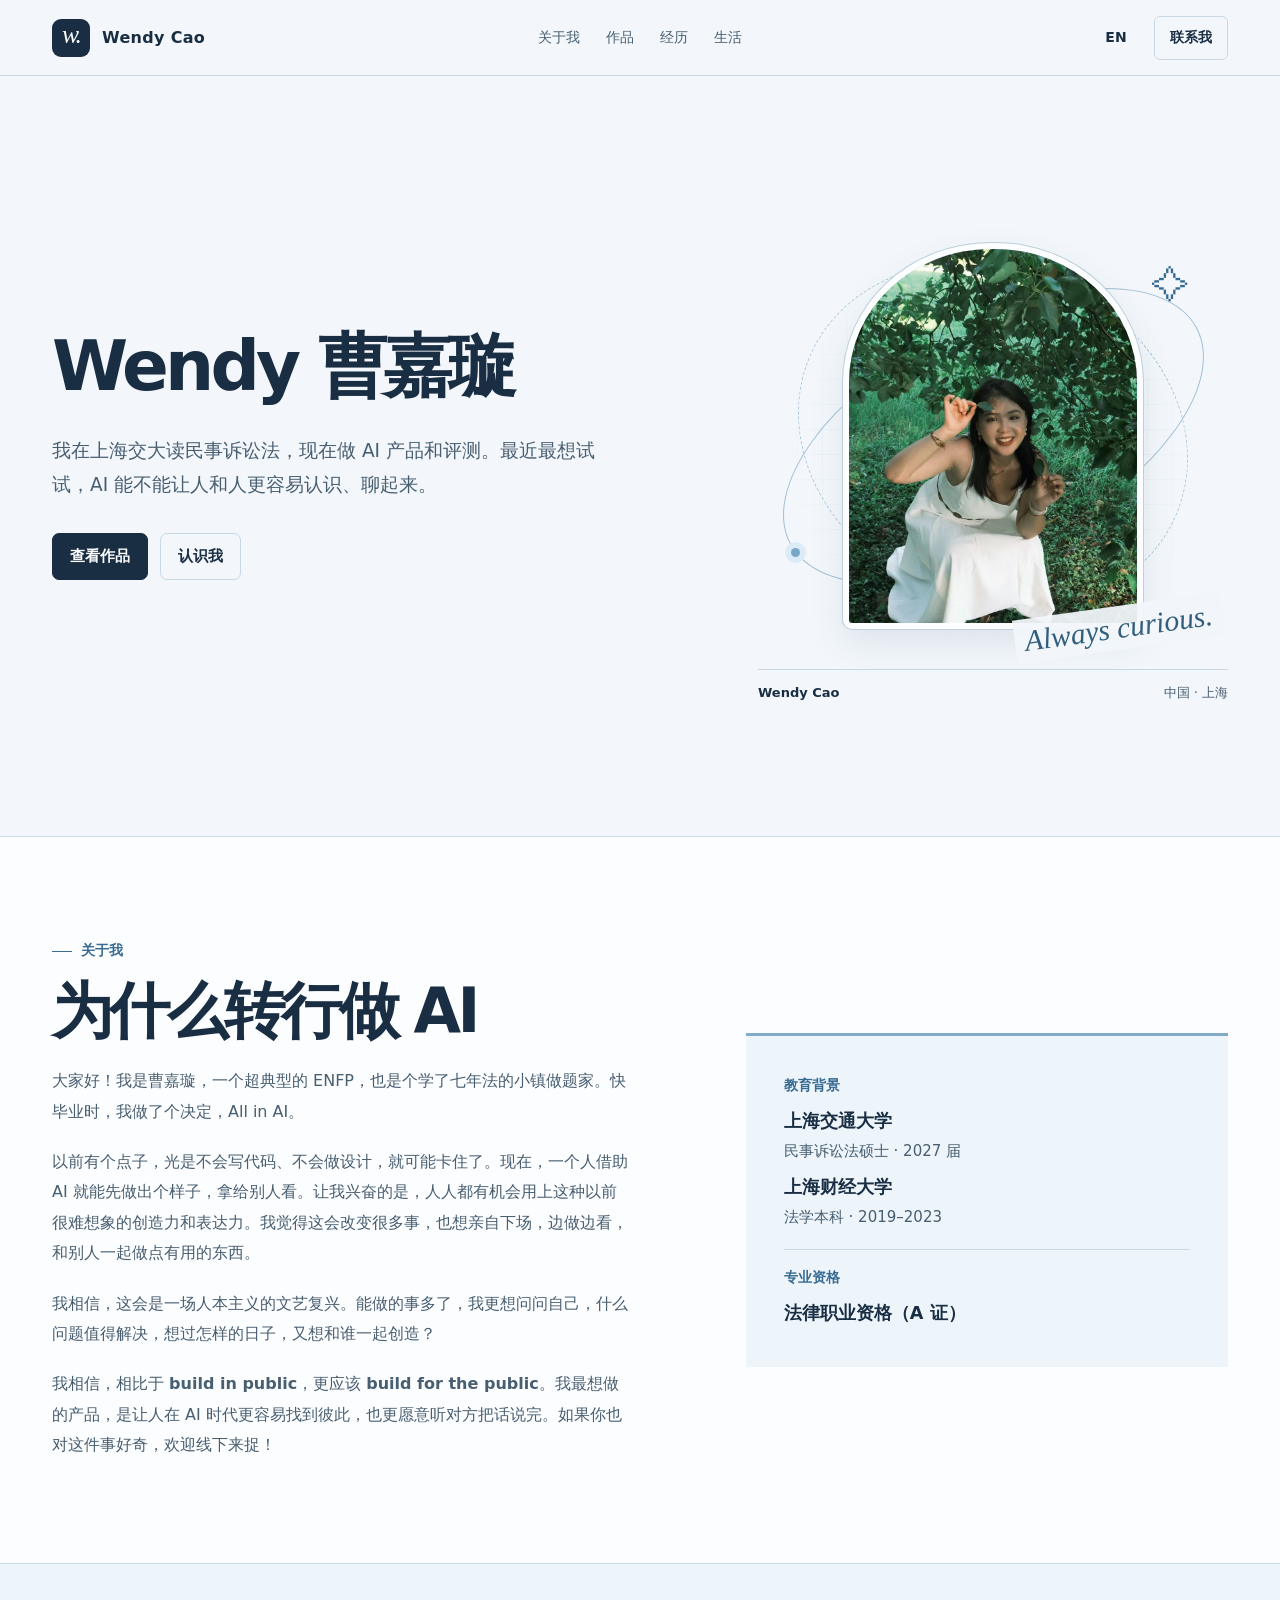
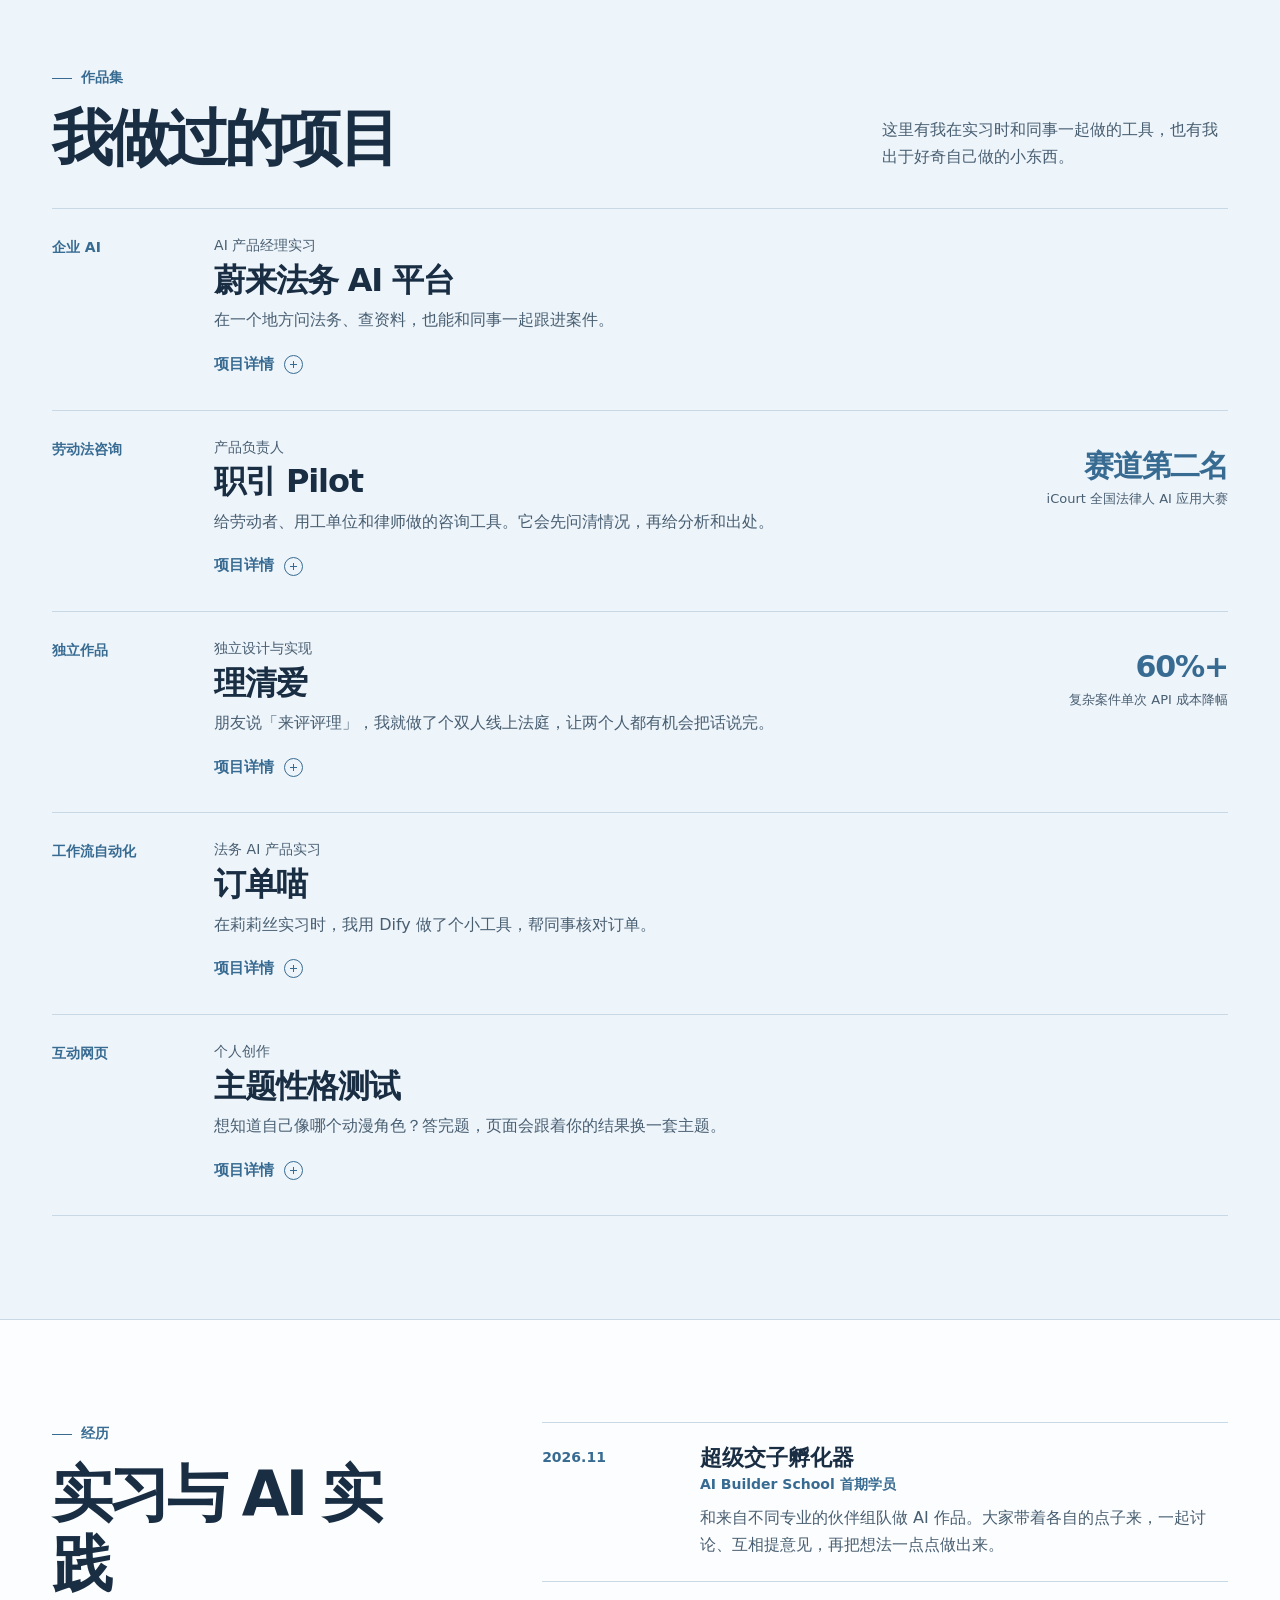
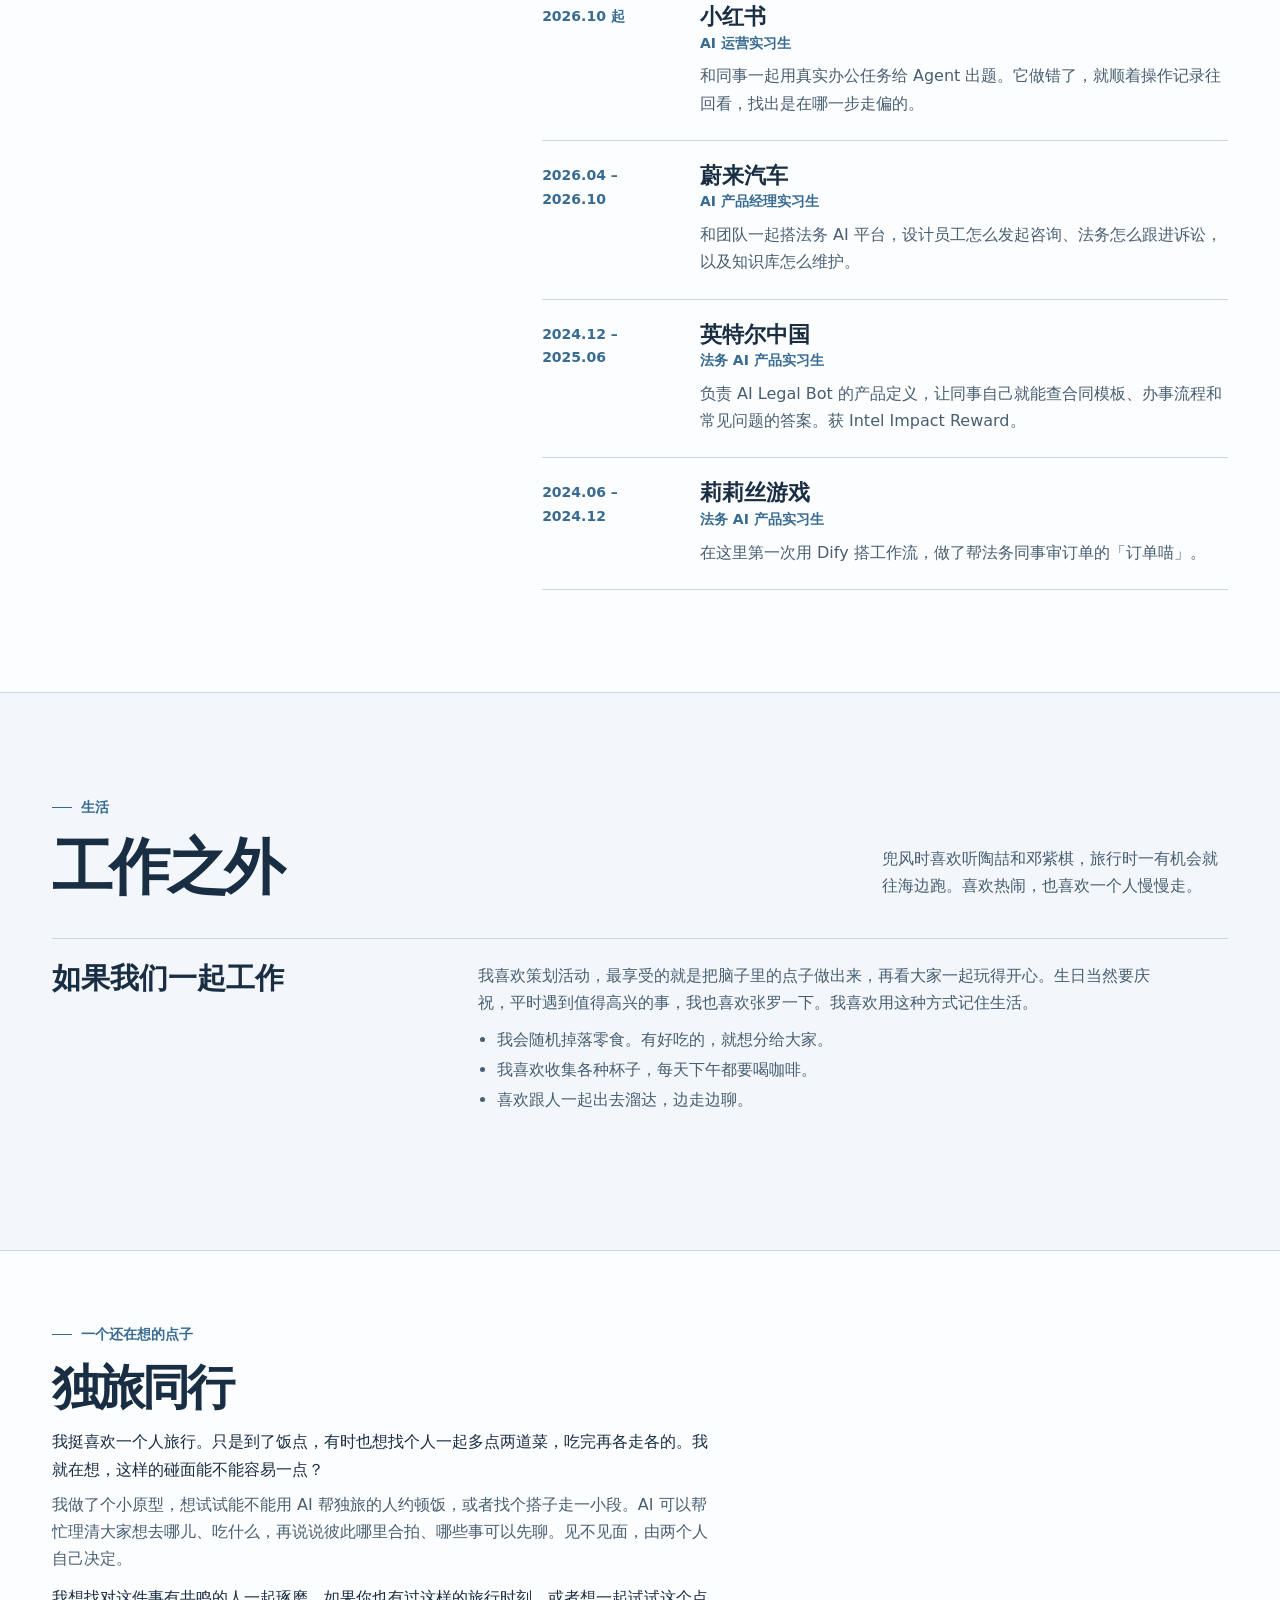
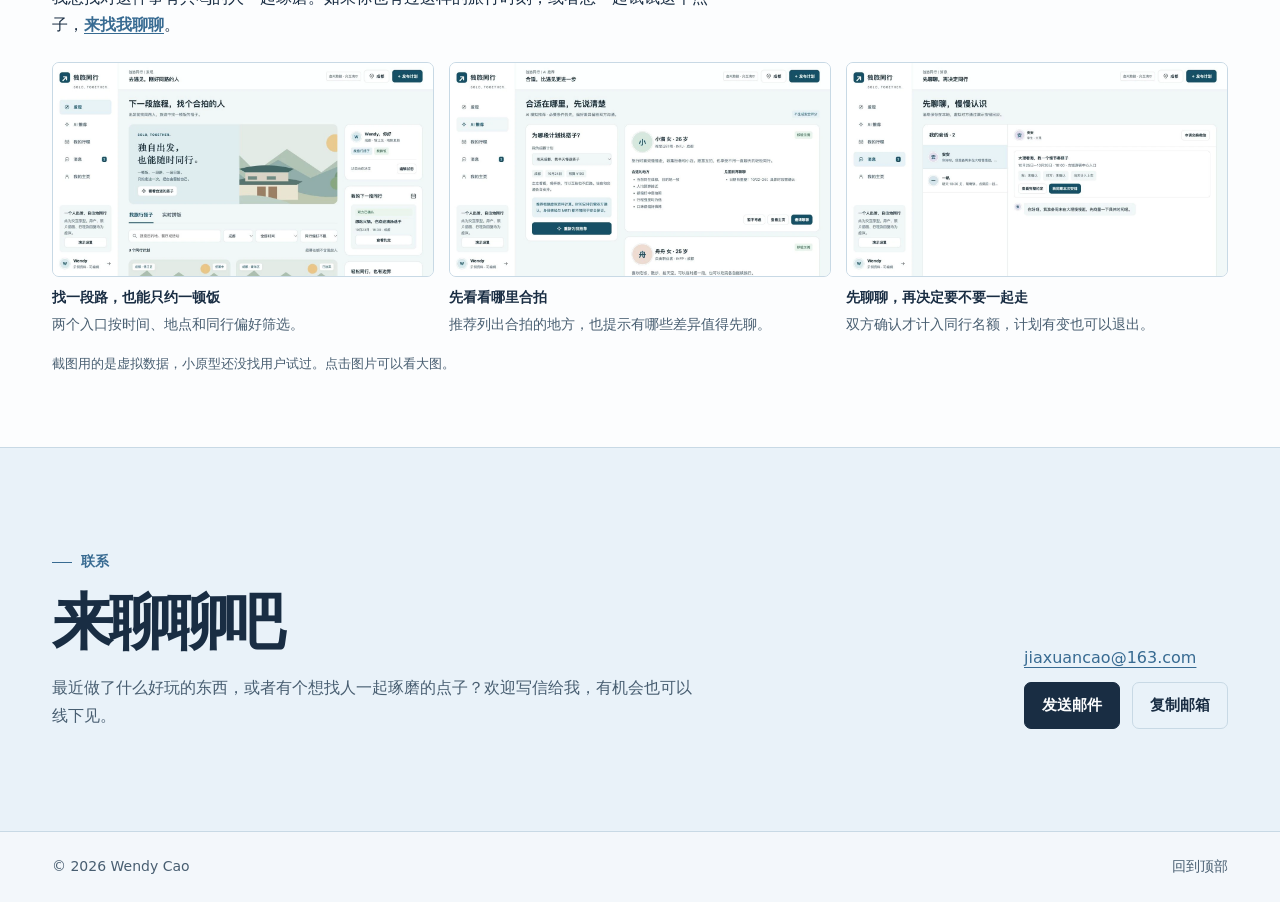
<file: index.html>
<!doctype html>
<html lang="zh-CN">
<head>
  <meta charset="utf-8">
  <meta name="viewport" content="width=device-width, initial-scale=1">
  <meta name="description" content="我是曹嘉璇（Wendy）。学了七年法，毕业前夕决定转行做 AI。我想做让人更容易认识彼此、聊起来的产品。">
  <meta name="theme-color" content="#f3f7fb">
  <title>Wendy 曹嘉璇 · 个人主页</title>
  <link href="style.css" rel="stylesheet">
  <script src="site.js" defer></script>
</head>
<body id="top">
  <a class="skip-link" href="#main">跳至正文</a>
  <header class="site-header">
    <div class="shell header-inner">
      <a class="brand" href="#top" aria-label="Wendy 曹嘉璇，回到首页">
        <span class="brand-mark" aria-hidden="true">w.</span><span class="brand-name">Wendy Cao</span>
      </a>
      <nav class="nav" aria-label="主导航"><a href="#about">关于我</a><a href="#projects">作品</a><a href="#experience">经历</a><a href="#life">生活</a></nav>
      <div class="header-actions"><a class="language" href="en.html" lang="en" hreflang="en" aria-label="Switch to English">EN</a><a class="header-contact" href="#contact">联系我</a></div>
    </div>
  </header>
  <main id="main">
    <section class="shell hero" aria-labelledby="hero-title">
      <div class="hero-content">
        <h1 id="hero-title">Wendy 曹嘉璇</h1>
        <p class="hero-description">我在上海交大读民事诉讼法，现在做 AI 产品和评测。最近最想试试，AI 能不能让人和人更容易认识、聊起来。</p>
        <div class="actions">
          <a class="button primary" href="#projects">查看作品</a>
          <a class="button secondary" href="#about">认识我</a>
        </div>
      </div>
      <figure class="portrait">
        <div class="portrait-stage">
          <span class="orbit orbit-solid" aria-hidden="true"></span>
          <span class="orbit orbit-dashed" aria-hidden="true"></span>
          <span class="orbit-dot" aria-hidden="true"></span>
          <span class="portrait-spark" aria-hidden="true">✧</span>
          <div class="photo-frame">
            <img src="wendy.webp" width="900" height="1350" alt="Wendy 在树荫下微笑" fetchpriority="high">
          </div>
          <span class="portrait-script" aria-hidden="true">Always curious.</span>
        </div>
        <figcaption><span>Wendy Cao</span><span>中国 · 上海</span></figcaption>
      </figure>
    </section>

    <section class="about section" id="about" aria-labelledby="about-title">
      <div class="shell about-grid">
        <div>
          <p class="section-label">关于我</p>
          <h2 id="about-title">为什么转行做 AI</h2>
          <p>大家好！我是曹嘉璇，一个超典型的 ENFP，也是个学了七年法的小镇做题家。快毕业时，我做了个决定，<span lang="en">All in AI</span>。</p>
          <p>以前有个点子，光是不会写代码、不会做设计，就可能卡住了。现在，一个人借助 AI 就能先做出个样子，拿给别人看。让我兴奋的是，人人都有机会用上这种以前很难想象的创造力和表达力。我觉得这会改变很多事，也想亲自下场，边做边看，和别人一起做点有用的东西。</p>
          <p>我相信，这会是一场人本主义的文艺复兴。能做的事多了，我更想问问自己，什么问题值得解决，想过怎样的日子，又想和谁一起创造？</p>
          <p>我相信，相比于 <strong lang="en">build in public</strong>，更应该 <strong lang="en">build for the public</strong>。我最想做的产品，是让人在 AI 时代更容易找到彼此，也更愿意听对方把话说完。如果你也对这件事好奇，欢迎线下来捉！</p>
        </div>
        <dl class="education">
          <div><dt>教育背景</dt><dd>上海交通大学 <span>民事诉讼法硕士 · 2027 届</span></dd><dd>上海财经大学 <span>法学本科 · 2019–2023</span></dd></div>
          <div><dt>专业资格</dt><dd>法律职业资格（A 证）</dd></div>
        </dl>
      </div>
    </section>

    <section class="projects section" id="projects" aria-labelledby="projects-title">
      <div class="shell">
        <div class="section-head">
          <div><p class="section-label">作品集</p><h2 id="projects-title">我做过的项目</h2></div>
          <p>这里有我在实习时和同事一起做的工具，也有我出于好奇自己做的小东西。</p>
        </div>
        
        <article class="project" id="nio">
          <p class="project-category">企业 AI</p>
          <div class="project-main">
            <p class="project-role">AI 产品经理实习</p>
            <h3>蔚来法务 AI 平台</h3>
            <p class="project-intro">在一个地方问法务、查资料，也能和同事一起跟进案件。</p>
            <details>
              <summary><span>项目详情</span><span class="sr-only"> · 蔚来法务 AI 平台</span><span class="disclosure-mark" aria-hidden="true"></span></summary>
              <dl class="project-detail"><div><dt>为什么做</dt><dd>同事有法务问题时，要在不同渠道找人。问过的问题也很难留下来，下次遇到还得再问。</dd></div><div><dt>我做了什么</dt><dd>我参与搭建平台，负责咨询、案件、律所、知识和资讯模块的设计。咨询 Agent 可以在飞书里查知识库、回答问题，需要时把咨询转给法务，并留下处理记录。</dd></div><div><dt>怎么验</dt><dd>我和团队回看咨询案例，请法务抽检，重点看答案有没有依据、信息不够时有没有追问。我们也整理样本做复测，看看改完有没有好一些。</dd></div></dl>
              
            </details>
          </div>
        </article>
        <article class="project" id="jobpilot">
          <p class="project-category">劳动法咨询</p>
          <div class="project-main">
            <p class="project-role">产品负责人</p>
            <h3>职引 Pilot</h3>
            <p class="project-intro">给劳动者、用工单位和律师做的咨询工具。它会先问清情况，再给分析和出处。</p>
            <details>
              <summary><span>项目详情</span><span class="sr-only"> · 职引 Pilot</span><span class="disclosure-mark" aria-hidden="true"></span></summary>
              <dl class="project-detail"><div><dt>为什么做</dt><dd>合同签没签、什么时候离职、在哪里工作，漏问一个细节，劳动法问题的答案就可能变了。</dd></div><div><dt>我做了什么</dt><dd>我梳理了 24 个咨询场景，设计 Agent 先判断是哪类问题，发现事实不齐就继续问，再给法律分析。劳动者、用工单位和律师会收到各自需要的报告。法条和案例通过 MCP 查北大法宝，赔偿金额交给规则计算器。</dd></div><div><dt>结果</dt><dd>我们在 iCourt 第二届全国法律人 AI 应用大赛律所赛道拿到第二名。这个赛道有 173 支队伍。</dd></div></dl>
            </details>
          </div>
          <div class="project-metric"><strong>赛道第二名</strong><span>iCourt 全国法律人 AI 应用大赛</span></div>
        </article>
        <article class="project" id="liqingai">
          <p class="project-category">独立作品</p>
          <div class="project-main">
            <p class="project-role">独立设计与实现</p>
            <h3>理清爱</h3>
            <p class="project-intro">朋友说「来评评理」，我就做了个双人线上法庭，让两个人都有机会把话说完。</p>
            <details>
              <summary><span>项目详情</span><span class="sr-only"> · 理清爱</span><span class="disclosure-mark" aria-hidden="true"></span></summary>
              <dl class="project-detail"><div><dt>为什么做</dt><dd>吵完架去问 AI「谁对谁错」，它听到的通常只有一个人的版本。我想让另一方也有地方讲自己的感受，补上遗漏的细节。</dd></div><div><dt>我做了什么</dt><dd>我借了法庭的流程，两个人可以各自陈述、发截图和录音，也可以回应对方。两边实时同步，最后由 AI 写一份「判决书」。</dd></div><div><dt>结果</dt><dd>我把不同任务交给大小模型分别处理，能复用的结果就缓存起来。复杂案件的单次 API 成本降了六成以上。</dd></div></dl>
              
            </details>
          </div>
          <div class="project-metric"><strong>60%+</strong><span>复杂案件单次 API 成本降幅</span></div>
        </article>
        <article class="project" id="order-review">
          <p class="project-category">工作流自动化</p>
          <div class="project-main">
            <p class="project-role">法务 AI 产品实习</p>
            <h3>订单喵</h3>
            <p class="project-intro">在莉莉丝实习时，我用 Dify 做了个小工具，帮同事核对订单。</p>
            <details>
              <summary><span>项目详情</span><span class="sr-only"> · 订单喵</span><span class="disclosure-mark" aria-hidden="true"></span></summary>
              <dl class="project-detail"><div><dt>为什么做</dt><dd>审订单时，法务得在 OA 和 Excel 之间反复核对。看得多了，细节容易漏掉。</dd></div><div><dt>我做了什么</dt><dd>我把同事平时会看的要点和常见风险写成规则，让工作流去找信息、做比对，再把值得留意的地方标出来。</dd></div><div><dt>结果</dt><dd>同事少做了一些重复核对，小工具后来也拿到了公司的 AI 提效大赛创新奖。</dd></div></dl>
            </details>
          </div>
        </article>
        <article class="project" id="personality">
          <p class="project-category">互动网页</p>
          <div class="project-main">
            <p class="project-role">个人创作</p>
            <h3>主题性格测试</h3>
            <p class="project-intro">想知道自己像哪个动漫角色？答完题，页面会跟着你的结果换一套主题。</p>
            <details>
              <summary><span>项目详情</span><span class="sr-only"> · 主题性格测试</span><span class="disclosure-mark" aria-hidden="true"></span></summary>
              <dl class="project-detail"><div><dt>为什么做</dt><dd>我喜欢《守护甜心》和《宝可梦》，也好奇大家会在角色身上看到怎样的自己。</dd></div><div><dt>我做了什么</dt><dd>我做了两套主题，给选答案的动作配了声音。答完能看到按角色切换的页面，也可以把结果存成图发给朋友。</dd></div></dl>
              
            </details>
          </div>
          
        </article>
      </div>
    </section>

    <section class="experience section" id="experience" aria-labelledby="experience-title">
      <div class="shell experience-grid">
        <div>
          <p class="section-label">经历</p>
          <h2 id="experience-title">实习与 AI 实践</h2>
        </div>
        <ol class="timeline">
        <li>
          <time class="timeline-date" datetime="2026-11">2026.11</time>
          <div>
            <h3>超级交子孵化器</h3>
            <p class="timeline-role"><span lang="en">AI Builder School</span> 首期学员</p>
            <p>和来自不同专业的伙伴组队做 AI 作品。大家带着各自的点子来，一起讨论、互相提意见，再把想法一点点做出来。</p>
          </div>
        </li>
        <li>
          <p class="timeline-date">2026.10 起</p>
          <div><h3>小红书</h3><p class="timeline-role">AI 运营实习生</p><p>和同事一起用真实办公任务给 Agent 出题。它做错了，就顺着操作记录往回看，找出是在哪一步走偏的。</p></div>
        </li>
        <li>
          <p class="timeline-date">2026.04 – 2026.10</p>
          <div><h3>蔚来汽车</h3><p class="timeline-role">AI 产品经理实习生</p><p>和团队一起搭法务 AI 平台，设计员工怎么发起咨询、法务怎么跟进诉讼，以及知识库怎么维护。</p></div>
        </li>
        <li>
          <p class="timeline-date">2024.12 – 2025.06</p>
          <div><h3>英特尔中国</h3><p class="timeline-role">法务 AI 产品实习生</p><p>负责 AI Legal Bot 的产品定义，让同事自己就能查合同模板、办事流程和常见问题的答案。获 Intel Impact Reward。</p></div>
        </li>
        <li>
          <p class="timeline-date">2024.06 – 2024.12</p>
          <div><h3>莉莉丝游戏</h3><p class="timeline-role">法务 AI 产品实习生</p><p>在这里第一次用 Dify 搭工作流，做了帮法务同事审订单的「订单喵」。</p></div>
        </li></ol>
      </div>
    </section>

    <section class="life section" id="life" aria-labelledby="life-title">
      <div class="shell">
        <div class="section-head">
          <div><p class="section-label">生活</p><h2 id="life-title">工作之外</h2></div>
          <p>兜风时喜欢听陶喆和邓紫棋，旅行时一有机会就往海边跑。喜欢热闹，也喜欢一个人慢慢走。</p>
        </div>
        <section class="work-facts" aria-labelledby="work-facts-title">
          <h3 id="work-facts-title">如果我们一起工作</h3>
          <div>
            <p>我喜欢策划活动，最享受的就是把脑子里的点子做出来，再看大家一起玩得开心。生日当然要庆祝，平时遇到值得高兴的事，我也喜欢张罗一下。我喜欢用这种方式记住生活。</p>
            <ul>
              <li>我会随机掉落零食。有好吃的，就想分给大家。</li>
              <li>我喜欢收集各种杯子，每天下午都要喝咖啡。</li>
              <li>喜欢跟人一起出去溜达，边走边聊。</li>
            </ul>
          </div>
        </section>
      </div>
    </section>

    <section class="solo-idea section" id="solo-together" aria-labelledby="solo-title">
      <div class="shell">
        <p class="section-label">一个还在想的点子</p>
        <h2 id="solo-title">独旅同行</h2>
        <p class="solo-story">我挺喜欢一个人旅行。只是到了饭点，有时也想找个人一起多点两道菜，吃完再各走各的。我就在想，这样的碰面能不能容易一点？</p>
        <p class="solo-flow">我做了个小原型，想试试能不能用 AI 帮独旅的人约顿饭，或者找个搭子走一小段。AI 可以帮忙理清大家想去哪儿、吃什么，再说说彼此哪里合拍、哪些事可以先聊。见不见面，由两个人自己决定。</p>
        <p class="solo-invite">我想找对这件事有共鸣的人一起琢磨。如果你也有过这样的旅行时刻，或者想一起试试这个点子，<a href="#contact">来找我聊聊</a>。</p>
        <div class="solo-gallery">
          <figure>
            <a class="solo-shot" href="solo-discover.webp" aria-label="查看大图 · 找一段路，也能只约一顿饭">
              <img src="solo-discover.webp" alt="原型首页展示找旅行搭子与实时拼饭两个入口" width="1280" height="720" loading="lazy">
            </a>
            <figcaption><strong>找一段路，也能只约一顿饭</strong><p>两个入口按时间、地点和同行偏好筛选。</p></figcaption>
          </figure>
          <figure>
            <a class="solo-shot" href="solo-match.webp" aria-label="查看大图 · 先看看哪里合拍">
              <img src="solo-match.webp" alt="AI 推荐页分栏列出合适的地方与见面前再聊一聊的差异" width="1280" height="720" loading="lazy">
            </a>
            <figcaption><strong>先看看哪里合拍</strong><p>推荐列出合拍的地方，也提示有哪些差异值得先聊。</p></figcaption>
          </figure>
          <figure>
            <a class="solo-shot" href="solo-confirm.webp" aria-label="查看大图 · 先聊聊，再决定要不要一起走">
              <img src="solo-confirm.webp" alt="聊天界面展示见面约定及双方各自的确认状态" width="1280" height="720" loading="lazy">
            </a>
            <figcaption><strong>先聊聊，再决定要不要一起走</strong><p>双方确认才计入同行名额，计划有变也可以退出。</p></figcaption>
          </figure>
        </div>
        <p class="solo-status">截图用的是虚拟数据，小原型还没找用户试过。点击图片可以看大图。</p>
      </div>
    </section>

    <section class="contact section" id="contact" aria-labelledby="contact-title">
      <div class="shell contact-inner">
        <div>
          <p class="section-label">联系</p>
          <h2 id="contact-title">来聊聊吧</h2>
          <p>最近做了什么好玩的东西，或者有个想找人一起琢磨的点子？欢迎写信给我，有机会也可以线下见。</p>
        </div>
        <div class="contact-actions">
          <a class="email" href="mailto:jiaxuancao@163.com">jiaxuancao@163.com</a>
          <div class="actions">
            <a class="button primary" href="mailto:jiaxuancao@163.com">发送邮件</a>
            <button class="button secondary copy-button" type="button" data-email="jiaxuancao@163.com" data-copied="已复制" data-error="复制失败，请选择上方邮箱手动复制。" hidden>复制邮箱</button>
          </div>
          <p class="copy-status" role="status"></p>
        </div>
      </div>
    </section>
  </main>
  <footer>
    <div class="shell footer-inner"><span>© 2026 Wendy Cao</span><a href="#top">回到顶部</a></div>
  </footer>
</body>
</html>
</file>
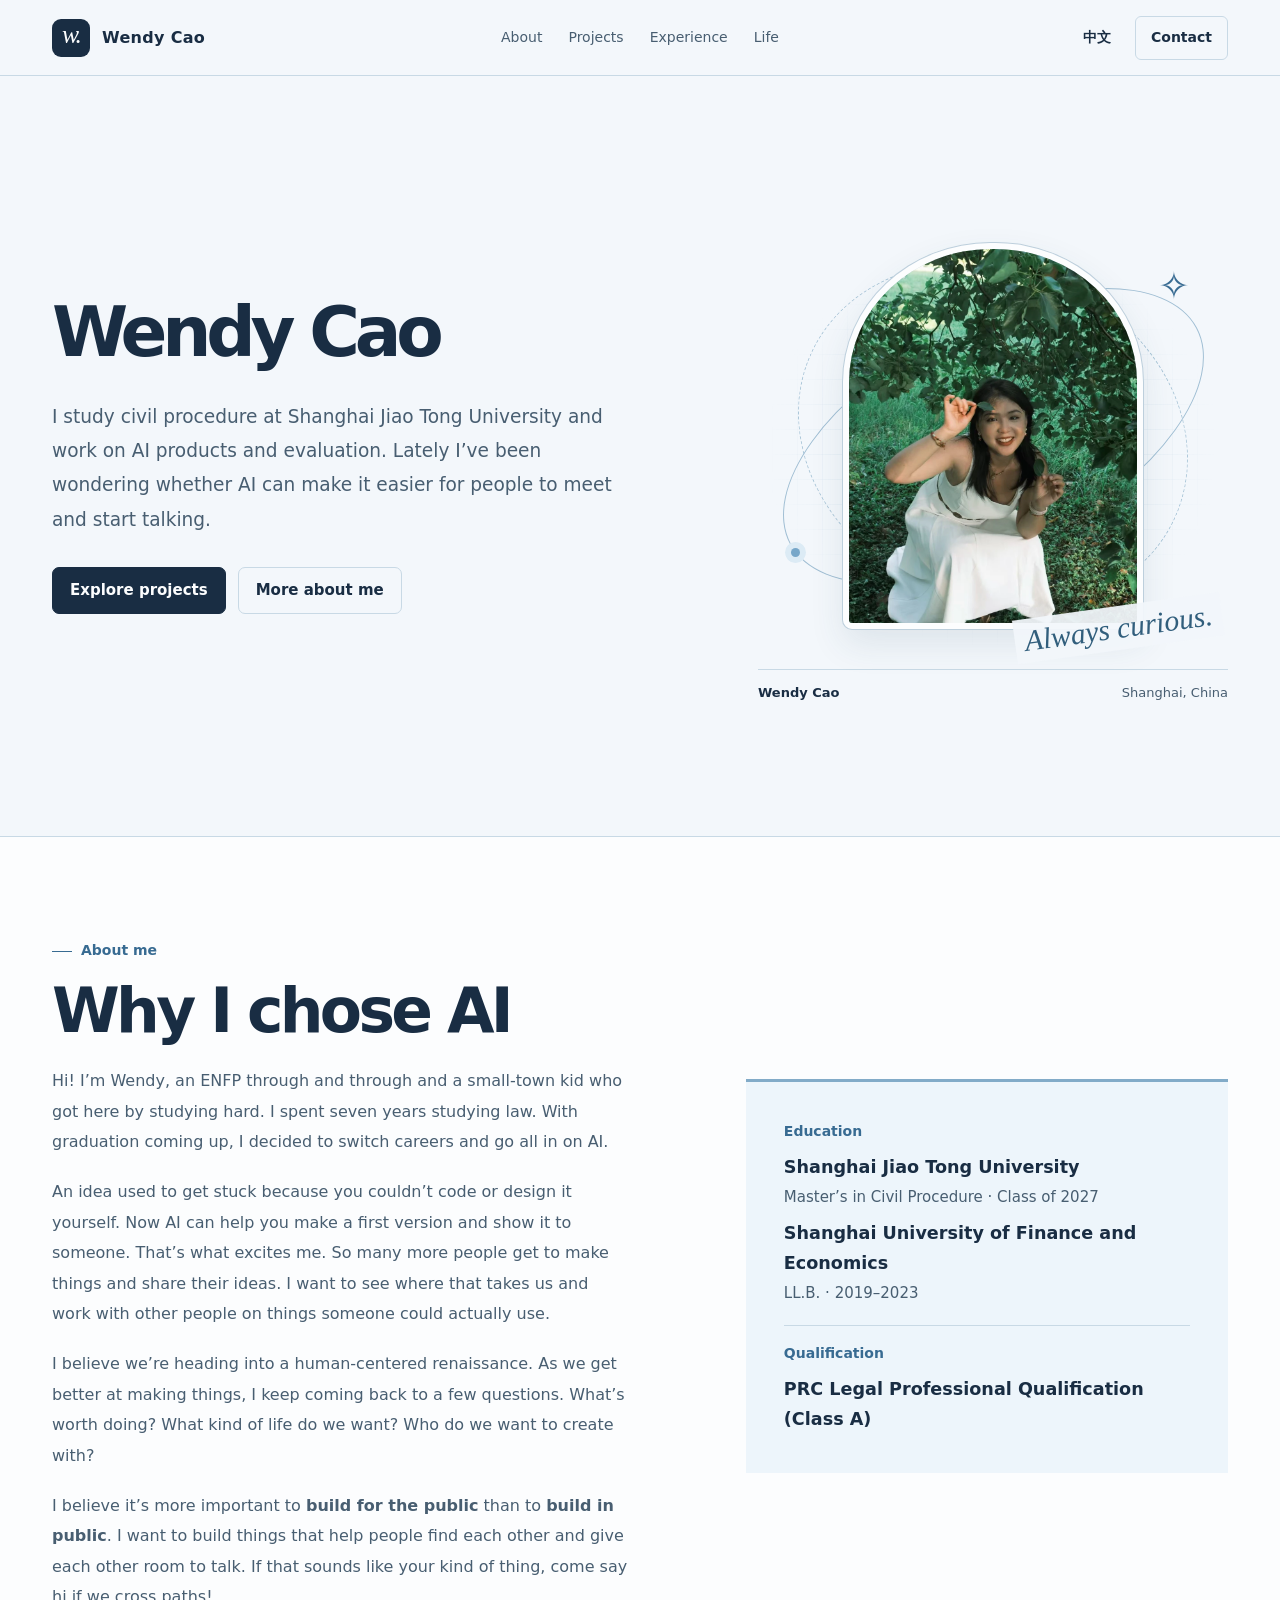
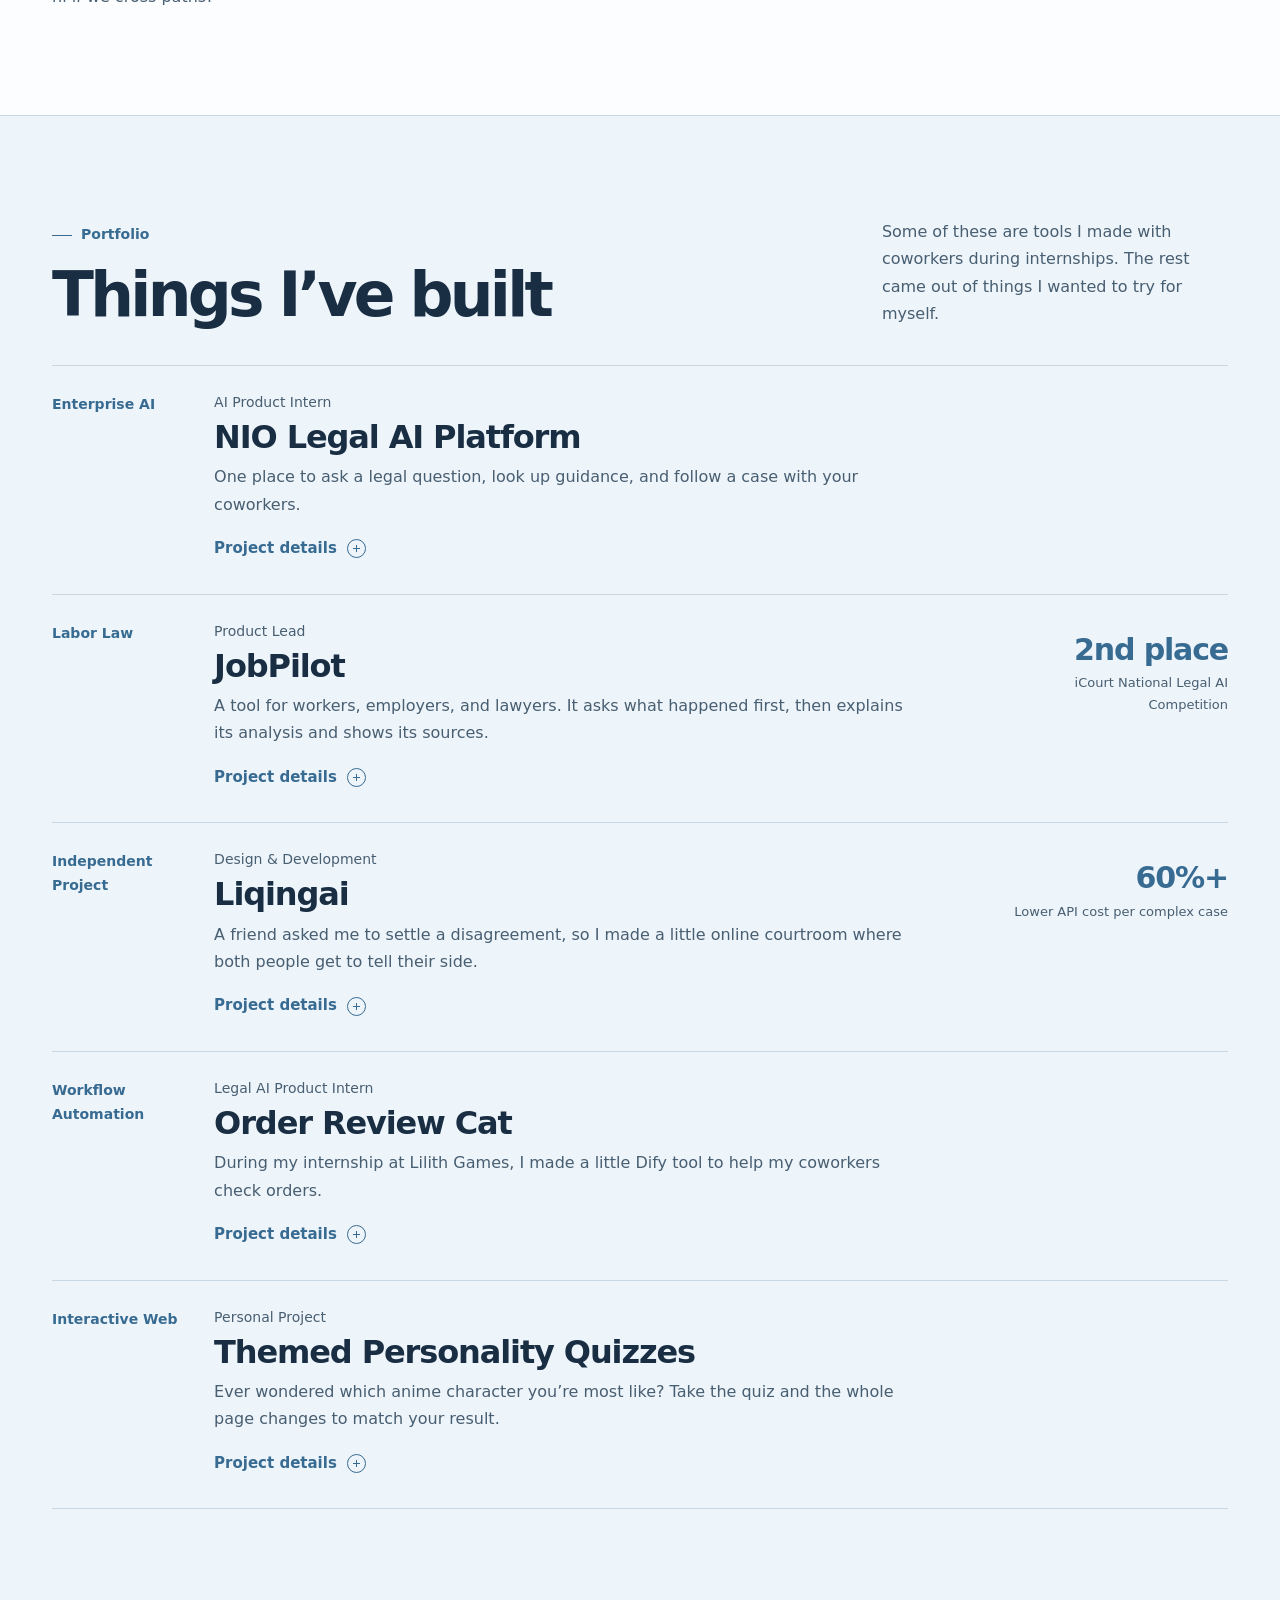
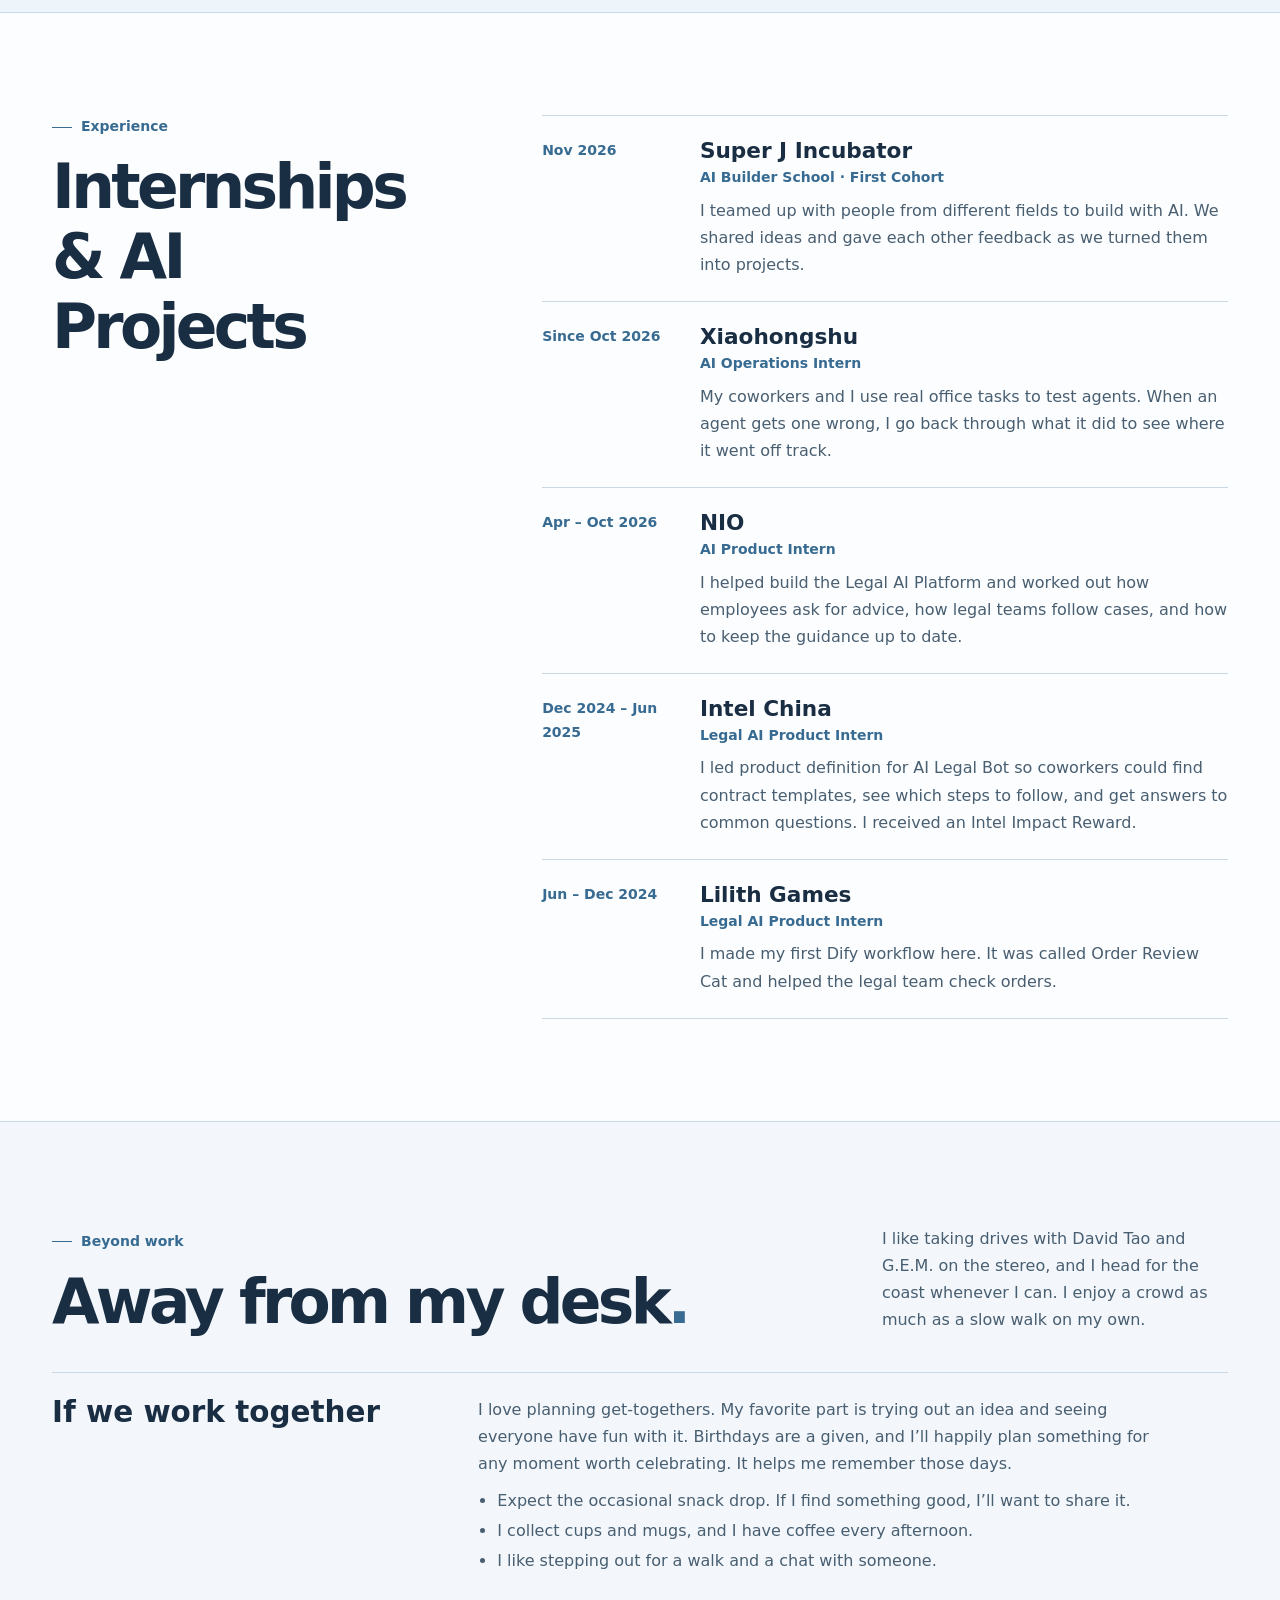
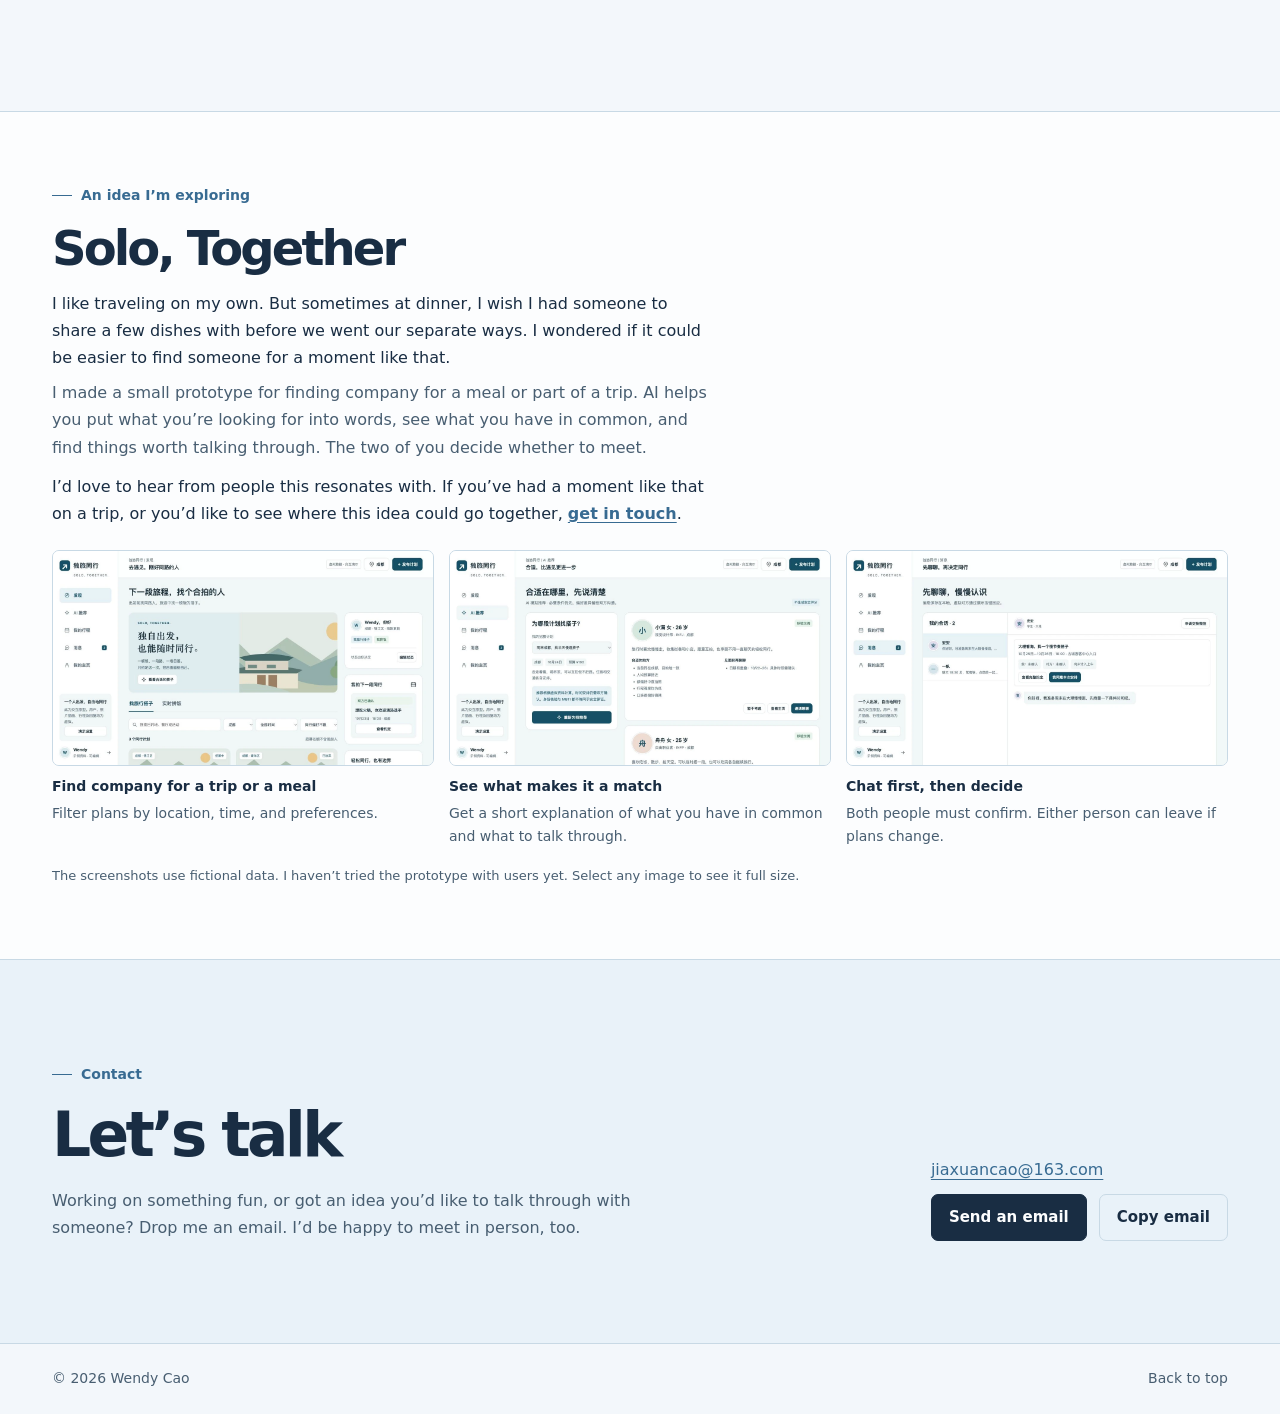
<file: en.html>
<!doctype html>
<html lang="en">
<head>
  <meta charset="utf-8">
  <meta name="viewport" content="width=device-width, initial-scale=1">
  <meta name="description" content="I’m Wendy Cao. After seven years studying law, I went all in on AI. I want to build things that make it easier for people to meet and get to know each other.">
  <meta name="theme-color" content="#f3f7fb">
  <title>Wendy Cao · Portfolio</title>
  <link href="style.css" rel="stylesheet">
  <script src="site.js" defer></script>
</head>
<body id="top">
  <a class="skip-link" href="#main">Skip to main content</a>
  <header class="site-header">
    <div class="shell header-inner">
      <a class="brand" href="#top" aria-label="Wendy Cao, back to top">
        <span class="brand-mark" aria-hidden="true">w.</span><span class="brand-name">Wendy Cao</span>
      </a>
      <nav class="nav" aria-label="Main navigation"><a href="#about">About</a><a href="#projects">Projects</a><a href="#experience">Experience</a><a href="#life">Life</a></nav>
      <div class="header-actions"><a class="language" href="index.html" lang="zh-CN" hreflang="zh-CN" aria-label="切换为中文">中文</a><a class="header-contact" href="#contact">Contact</a></div>
    </div>
  </header>
  <main id="main">
    <section class="shell hero" aria-labelledby="hero-title">
      <div class="hero-content">
        <h1 id="hero-title">Wendy Cao</h1>
        <p class="hero-description">I study civil procedure at Shanghai Jiao Tong University and work on AI products and evaluation. Lately I’ve been wondering whether AI can make it easier for people to meet and start talking.</p>
        <div class="actions">
          <a class="button primary" href="#projects">Explore projects</a>
          <a class="button secondary" href="#about">More about me</a>
        </div>
      </div>
      <figure class="portrait">
        <div class="portrait-stage">
          <span class="orbit orbit-solid" aria-hidden="true"></span>
          <span class="orbit orbit-dashed" aria-hidden="true"></span>
          <span class="orbit-dot" aria-hidden="true"></span>
          <span class="portrait-spark" aria-hidden="true">✧</span>
          <div class="photo-frame">
            <img src="wendy.webp" width="900" height="1350" alt="Wendy smiling beneath a leafy tree" fetchpriority="high">
          </div>
          <span class="portrait-script" aria-hidden="true">Always curious.</span>
        </div>
        <figcaption><span>Wendy Cao</span><span>Shanghai, China</span></figcaption>
      </figure>
    </section>

    <section class="about section" id="about" aria-labelledby="about-title">
      <div class="shell about-grid">
        <div>
          <p class="section-label">About me</p>
          <h2 id="about-title">Why I chose AI</h2>
          <p>Hi! I’m Wendy, an ENFP through and through and a small-town kid who got here by studying hard. I spent seven years studying law. With graduation coming up, I decided to switch careers and go all in on AI.</p>
          <p>An idea used to get stuck because you couldn’t code or design it yourself. Now AI can help you make a first version and show it to someone. That’s what excites me. So many more people get to make things and share their ideas. I want to see where that takes us and work with other people on things someone could actually use.</p>
          <p>I believe we’re heading into a human-centered renaissance. As we get better at making things, I keep coming back to a few questions. What’s worth doing? What kind of life do we want? Who do we want to create with?</p>
          <p>I believe it’s more important to <strong>build for the public</strong> than to <strong>build in public</strong>. I want to build things that help people find each other and give each other room to talk. If that sounds like your kind of thing, come say hi if we cross paths!</p>
        </div>
        <dl class="education">
          <div><dt>Education</dt><dd>Shanghai Jiao Tong University <span>Master’s in Civil Procedure · Class of 2027</span></dd><dd>Shanghai University of Finance and Economics <span>LL.B. · 2019–2023</span></dd></div>
          <div><dt>Qualification</dt><dd>PRC Legal Professional Qualification (Class A)</dd></div>
        </dl>
      </div>
    </section>

    <section class="projects section" id="projects" aria-labelledby="projects-title">
      <div class="shell">
        <div class="section-head">
          <div><p class="section-label">Portfolio</p><h2 id="projects-title">Things I’ve built</h2></div>
          <p>Some of these are tools I made with coworkers during internships. The rest came out of things I wanted to try for myself.</p>
        </div>
        
        <article class="project" id="nio">
          <p class="project-category">Enterprise AI</p>
          <div class="project-main">
            <p class="project-role">AI Product Intern</p>
            <h3>NIO Legal AI Platform</h3>
            <p class="project-intro">One place to ask a legal question, look up guidance, and follow a case with your coworkers.</p>
            <details>
              <summary><span>Project details</span><span class="sr-only"> · NIO Legal AI Platform</span><span class="disclosure-mark" aria-hidden="true"></span></summary>
              <dl class="project-detail">
                <div><dt>Why we built it</dt><dd>People had to figure out which channel to use and who to ask. Earlier answers were hard to find, so the same questions kept coming up.</dd></div>
                <div><dt>What I did</dt><dd>I helped build the platform and designed how it handled questions, cases, law firms, guidance, and updates. In Feishu, the agent can look up an answer, hand off to the legal team when needed, and keep a record of what happened.</dd></div>
                <div><dt>How we tested it</dt><dd>We replayed past conversations and asked legal staff to spot-check whether answers had sources and whether the agent asked for missing details. We also pulled together examples to retest after changes.</dd></div>
              </dl>
            </details>
          </div>
        </article>
        <article class="project" id="jobpilot">
          <p class="project-category">Labor Law</p>
          <div class="project-main">
            <p class="project-role">Product Lead</p>
            <h3>JobPilot</h3>
            <p class="project-intro">A tool for workers, employers, and lawyers. It asks what happened first, then explains its analysis and shows its sources.</p>
            <details>
              <summary><span>Project details</span><span class="sr-only"> · JobPilot</span><span class="disclosure-mark" aria-hidden="true"></span></summary>
              <dl class="project-detail">
                <div><dt>Why we built it</dt><dd>Was a contract signed? When did the person leave? Where did they work? Missing one detail can change the answer to a labor-law question.</dd></div>
                <div><dt>What I did</dt><dd>I mapped 24 scenarios and designed the agent to identify the kind of question, ask for missing facts, and then explain the legal analysis. Workers, employers, and lawyers get reports tailored to them. The agent looks up laws and cases through MCP and uses a rules-based calculator for compensation.</dd></div>
                <div><dt>What came of it</dt><dd>We placed second out of 173 teams in the law firm track of the second iCourt National Legal AI Competition.</dd></div>
              </dl>
            </details>
          </div>
          <div class="project-metric"><strong>2nd place</strong><span>iCourt National Legal AI Competition</span></div>
        </article>
        <article class="project" id="liqingai">
          <p class="project-category">Independent Project</p>
          <div class="project-main">
            <p class="project-role">Design &amp; Development</p>
            <h3>Liqingai</h3>
            <p class="project-intro">A friend asked me to settle a disagreement, so I made a little online courtroom where both people get to tell their side.</p>
            <details>
              <summary><span>Project details</span><span class="sr-only"> · Liqingai</span><span class="disclosure-mark" aria-hidden="true"></span></summary>
              <dl class="project-detail">
                <div><dt>Why I built it</dt><dd>When you ask AI who was right after an argument, it usually hears one person’s version. I wanted the other person to have a place to say how they felt and fill in anything that was missing.</dd></div>
                <div><dt>What I did</dt><dd>I borrowed the format from court. Both people can give their account, share screenshots or audio, and respond to each other. They see the same session as it happens, and the AI writes a “verdict” at the end.</dd></div>
                <div><dt>What came of it</dt><dd>I split tasks between larger and smaller models and cached results I could reuse. API costs for complex cases fell by more than 60%.</dd></div>
              </dl>
            </details>
          </div>
          <div class="project-metric"><strong>60%+</strong><span>Lower API cost per complex case</span></div>
        </article>
        <article class="project" id="order-review">
          <p class="project-category">Workflow Automation</p>
          <div class="project-main">
            <p class="project-role">Legal AI Product Intern</p>
            <h3>Order Review Cat</h3>
            <p class="project-intro">During my internship at Lilith Games, I made a little Dify tool to help my coworkers check orders.</p>
            <details>
              <summary><span>Project details</span><span class="sr-only"> · Order Review Cat</span><span class="disclosure-mark" aria-hidden="true"></span></summary>
              <dl class="project-detail">
                <div><dt>Why I built it</dt><dd>The legal team spent a lot of time checking orders against spreadsheets. After enough trips back and forth, small details were easy to miss.</dd></div>
                <div><dt>What I did</dt><dd>I turned the things my coworkers look for into rules. The workflow finds the relevant information, compares it, and flags anything worth a closer look.</dd></div>
                <div><dt>What came of it</dt><dd>My coworkers had fewer repetitive checks to do, and the tool won an innovation award in Lilith’s AI competition.</dd></div>
              </dl>
            </details>
          </div>
        </article>
        <article class="project" id="personality">
          <p class="project-category">Interactive Web</p>
          <div class="project-main">
            <p class="project-role">Personal Project</p>
            <h3>Themed Personality Quizzes</h3>
            <p class="project-intro">Ever wondered which anime character you’re most like? Take the quiz and the whole page changes to match your result.</p>
            <details>
              <summary><span>Project details</span><span class="sr-only"> · Themed Personality Quizzes</span><span class="disclosure-mark" aria-hidden="true"></span></summary>
              <dl class="project-detail">
                <div><dt>Why I built it</dt><dd>I love <cite>Shugo Chara!</cite> and <cite>Pokémon</cite>, and I was curious what people might recognize about themselves in those characters.</dd></div>
                <div><dt>What I did</dt><dd>I made two themes, added sounds for picking answers, and let the result change the look of the page. You can save your result as an image and send it to a friend.</dd></div>
              </dl>
            </details>
          </div>
          
        </article>
      </div>
    </section>

    <section class="experience section" id="experience" aria-labelledby="experience-title">
      <div class="shell experience-grid">
        <div>
          <p class="section-label">Experience</p>
          <h2 id="experience-title">Internships &amp; AI Projects</h2>
        </div>
        <ol class="timeline">
        <li>
          <time class="timeline-date" datetime="2026-11">Nov 2026</time>
          <div>
            <h3>Super J Incubator</h3>
            <p class="timeline-role">AI Builder School · First Cohort</p>
            <p>I teamed up with people from different fields to build with AI. We shared ideas and gave each other feedback as we turned them into projects.</p>
          </div>
        </li>
        <li>
          <p class="timeline-date">Since Oct 2026</p>
          <div><h3>Xiaohongshu</h3><p class="timeline-role">AI Operations Intern</p><p>My coworkers and I use real office tasks to test agents. When an agent gets one wrong, I go back through what it did to see where it went off track.</p></div>
        </li>
        <li>
          <p class="timeline-date">Apr – Oct 2026</p>
          <div><h3>NIO</h3><p class="timeline-role">AI Product Intern</p><p>I helped build the Legal AI Platform and worked out how employees ask for advice, how legal teams follow cases, and how to keep the guidance up to date.</p></div>
        </li>
        <li>
          <p class="timeline-date">Dec 2024 – Jun 2025</p>
          <div><h3>Intel China</h3><p class="timeline-role">Legal AI Product Intern</p><p>I led product definition for AI Legal Bot so coworkers could find contract templates, see which steps to follow, and get answers to common questions. I received an Intel Impact Reward.</p></div>
        </li>
        <li>
          <p class="timeline-date">Jun – Dec 2024</p>
          <div><h3>Lilith Games</h3><p class="timeline-role">Legal AI Product Intern</p><p>I made my first Dify workflow here. It was called Order Review Cat and helped the legal team check orders.</p></div>
        </li></ol>
      </div>
    </section>

    <section class="life section" id="life" aria-labelledby="life-title">
      <div class="shell">
        <div class="section-head">
          <div><p class="section-label">Beyond work</p><h2 id="life-title">Away from my desk<span>.</span></h2></div>
          <p>I like taking drives with David Tao and G.E.M. on the stereo, and I head for the coast whenever I can. I enjoy a crowd as much as a slow walk on my own.</p>
        </div>
        <section class="work-facts" aria-labelledby="work-facts-title">
          <h3 id="work-facts-title">If we work together</h3>
          <div>
            <p>I love planning get-togethers. My favorite part is trying out an idea and seeing everyone have fun with it. Birthdays are a given, and I’ll happily plan something for any moment worth celebrating. It helps me remember those days.</p>
            <ul>
              <li>Expect the occasional snack drop. If I find something good, I’ll want to share it.</li>
              <li>I collect cups and mugs, and I have coffee every afternoon.</li>
              <li>I like stepping out for a walk and a chat with someone.</li>
            </ul>
          </div>
        </section>
      </div>
    </section>

    <section class="solo-idea section" id="solo-together" aria-labelledby="solo-title">
      <div class="shell">
        <p class="section-label">An idea I’m exploring</p>
        <h2 id="solo-title">Solo, Together</h2>
        <p class="solo-story">I like traveling on my own. But sometimes at dinner, I wish I had someone to share a few dishes with before we went our separate ways. I wondered if it could be easier to find someone for a moment like that.</p>
        <p class="solo-flow">I made a small prototype for finding company for a meal or part of a trip. AI helps you put what you’re looking for into words, see what you have in common, and find things worth talking through. The two of you decide whether to meet.</p>
        <p class="solo-invite">I’d love to hear from people this resonates with. If you’ve had a moment like that on a trip, or you’d like to see where this idea could go together, <a href="#contact">get in touch</a>.</p>
        <div class="solo-gallery">
          <figure>
            <a class="solo-shot" href="solo-discover.webp" aria-label="Open full-size screenshot · Find company for a trip or a meal">
              <img src="solo-discover.webp" alt="Prototype home screen with trip companion and shared meal tabs" width="1280" height="720" loading="lazy">
            </a>
            <figcaption><strong>Find company for a trip or a meal</strong><p>Filter plans by location, time, and preferences.</p></figcaption>
          </figure>
          <figure>
            <a class="solo-shot" href="solo-match.webp" aria-label="Open full-size screenshot · See what makes it a match">
              <img src="solo-match.webp" alt="AI matching screen showing points in common and differences to discuss" width="1280" height="720" loading="lazy">
            </a>
            <figcaption><strong>See what makes it a match</strong><p>Get a short explanation of what you have in common and what to talk through.</p></figcaption>
          </figure>
          <figure>
            <a class="solo-shot" href="solo-confirm.webp" aria-label="Open full-size screenshot · Chat first, then decide">
              <img src="solo-confirm.webp" alt="Chat screen displaying the meetup details and each traveler’s confirmation status" width="1280" height="720" loading="lazy">
            </a>
            <figcaption><strong>Chat first, then decide</strong><p>Both people must confirm. Either person can leave if plans change.</p></figcaption>
          </figure>
        </div>
        <p class="solo-status">The screenshots use fictional data. I haven’t tried the prototype with users yet. Select any image to see it full size.</p>
      </div>
    </section>

    <section class="contact section" id="contact" aria-labelledby="contact-title">
      <div class="shell contact-inner">
        <div>
          <p class="section-label">Contact</p>
          <h2 id="contact-title">Let’s talk</h2>
          <p>Working on something fun, or got an idea you’d like to talk through with someone? Drop me an email. I’d be happy to meet in person, too.</p>
        </div>
        <div class="contact-actions">
          <a class="email" href="mailto:jiaxuancao@163.com">jiaxuancao@163.com</a>
          <div class="actions">
            <a class="button primary" href="mailto:jiaxuancao@163.com">Send an email</a>
            <button class="button secondary copy-button" type="button" data-email="jiaxuancao@163.com" data-copied="Copied" data-error="Copy unavailable. Select the email above to copy it." hidden>Copy email</button>
          </div>
          <p class="copy-status" role="status"></p>
        </div>
      </div>
    </section>
  </main>
  <footer>
    <div class="shell footer-inner"><span>© 2026 Wendy Cao</span><a href="#top">Back to top</a></div>
  </footer>
</body>
</html>
</file>
<file: style.css>
:root {
  color-scheme: light;
  --ink: #192d43;
  --muted: #485e71;
  --accent: #386b92;
  --accent-soft: #d8e8f3;
  --line: #c8d9e5;
  --paper: #f3f7fb;
  --white: #fcfdfe;
  --body: "PingFang SC", "Hiragino Sans GB", "Noto Sans CJK SC", "Microsoft YaHei", system-ui, sans-serif;
}

*, *::before, *::after { box-sizing: border-box; }
html { scroll-padding-top: 90px; }
body { margin: 0; background: var(--paper); color: var(--ink); font: 1rem/1.7 var(--body); }
button, a { -webkit-tap-highlight-color: transparent; }
a { color: inherit; text-decoration: none; }
button { color: inherit; font: inherit; }
:focus-visible { outline: 3px solid #22679a; outline-offset: 4px; }
[hidden] { display: none !important; }
p, h1, h2, h3, figure, dl, dd, ol { margin: 0; }
h1, h2, h3 { font-weight: 750; line-height: 1.14; }
img { display: block; max-width: 100%; }
.shell { width: min(1180px, calc(100% - 104px)); margin-inline: auto; }
.sr-only, .skip-link:not(:focus) {
  position: absolute;
  width: 1px;
  height: 1px;
  clip-path: inset(50%);
  overflow: hidden;
  white-space: nowrap;
}
.skip-link:focus {
  position: fixed;
  z-index: 5;
  top: 12px;
  left: 12px;
  padding: 8px 15px;
  background: var(--white);
}
.site-header {
  position: sticky;
  top: 0;
  z-index: 4;
  border-bottom: 1px solid var(--line);
  background: #f3f7fbf5;
  backdrop-filter: blur(12px);
}
.header-inner {
  min-height: 75px;
  display: grid;
  grid-template-columns: 1fr auto 1fr;
  align-items: center;
  gap: 24px;
}
.brand { display: inline-flex; align-items: center; gap: 12px; width: fit-content; white-space: nowrap; }
.brand-mark {
  width: 38px;
  height: 38px;
  display: grid;
  place-content: center;
  padding-bottom: 5px;
  border-radius: 9px;
  color: var(--white);
  background: var(--ink);
  font: italic 1.6rem/1 Georgia, serif;
  letter-spacing: -.07em;
}
.brand-name { font-weight: 750; letter-spacing: .02em; }
.nav, .header-actions { display: flex; align-items: center; gap: 26px; font-size: .875rem; }
.nav a, .language, .header-contact { min-height: 44px; display: inline-flex; align-items: center; }
.nav a { color: var(--muted); }
.nav a:hover, .nav a[aria-current="location"], .language:hover, .footer-inner a:hover { color: var(--accent); text-decoration: underline; text-underline-offset: .4em; }
.header-actions { justify-self: end; gap: 16px; }
.language { min-width: 44px; justify-content: center; font-weight: 650; }
.header-contact {
  justify-content: center;
  padding: 0 15px;
  border: 1px solid var(--line);
  border-radius: 6px;
  font-weight: 650;
  white-space: nowrap;
}
.header-contact:hover { border-color: var(--accent); background: var(--accent-soft); }

.hero {
  min-height: clamp(600px, calc(100svh - 126px), 760px);
  display: grid;
  grid-template-columns: minmax(0, 1.34fr) minmax(0, 1fr);
  align-items: center;
  gap: clamp(20px, 4vw, 78px);
  padding-block: 60px 65px;
}
.hero-intro {
  display: flex;
  align-items: center;
  gap: 12px;
  width: fit-content;
  margin-bottom: 22px;
  color: var(--accent);
  font-size: 1.05rem;
  font-weight: 650;
}
.hero-intro span { font-size: 1.45rem; line-height: 1; }
h1 { font-size: clamp(2.5rem, 5.4vw, 5.35rem); letter-spacing: -.055em; }
h1 > span { color: var(--accent); display: inline-block; margin-top: .08em; }
[lang="en"] h1 { letter-spacing: -.075em; }
.hero-description { max-width: 31em; margin-top: 28px; color: var(--muted); font-size: clamp(1rem, 1.45vw, 1.16rem); line-height: 1.85; }
.actions { display: flex; gap: 12px; flex-wrap: wrap; align-items: center; }
.hero .actions { margin-top: 30px; }
.button {
  display: inline-flex;
  align-items: center;
  justify-content: center;
  min-height: 47px;
  padding: 10px 17px;
  border-radius: 7px;
  border: 1px solid var(--line);
  font-size: .9375rem;
  font-weight: 680;
  cursor: pointer;
  line-height: 1.4;
}
.primary { color: var(--white); border-color: var(--ink); background: var(--ink); }
.primary:hover { background: #294966; border-color: #294966; }
.secondary { background: transparent; }
.secondary:hover { border-color: var(--accent); background: var(--accent-soft); }

.portrait { width: 100%; max-width: 470px; justify-self: end; }
.portrait-stage {
  aspect-ratio: 1 / .99;
  position: relative;
  display: grid;
  place-items: center;
  isolation: isolate;
}
.portrait-stage::before {
  content: "";
  position: absolute;
  inset: 11% 3% 5%;
  background-image: linear-gradient(#7aabca28 1px, transparent 1px), linear-gradient(90deg, #7aabca28 1px, transparent 1px);
  background-size: 25px 25px;
  mask-image: radial-gradient(ellipse at center, #000 20%, transparent 73%);
  z-index: -2;
}
.photo-frame {
  width: 64%;
  height: 83%;
  border: 6px solid var(--white);
  border-radius: 49% 49% 9px 9px / 36% 36% 9px 9px;
  overflow: hidden;
  position: relative;
  background: #cadae0;
  box-shadow: 0 0 0 1px #bdcfdc, 0 15px 35px #294d631b;
}
.photo-frame img { width: 100%; height: 100%; object-fit: cover; object-position: 52% 65%; }
.orbit { position: absolute; z-index: -1; border-radius: 50%; pointer-events: none; }
.orbit-solid { width: 98%; height: 49%; transform: rotate(-28deg); border: 1px solid #a1bfd4; }
.orbit-dashed { width: 85%; height: 72%; transform: rotate(24deg); border: 1px dashed #acc7d9; }
.orbit-dot {
  position: absolute;
  left: 7%;
  bottom: 24%;
  width: 9px;
  height: 9px;
  border-radius: 50%;
  background: #77a7c9;
  box-shadow: 0 0 0 6px #dcebf5;
}
.portrait-spark {
  position: absolute;
  right: 8%;
  top: 14%;
  color: var(--accent);
  font: 2.35rem/1 Georgia, serif;
}
.portrait-script {
  position: absolute;
  bottom: 4%;
  right: 1%;
  transform: rotate(-8deg);
  color: #315e7c;
  font: italic clamp(1.1rem, 2.4vw, 1.85rem)/1.15 Georgia, serif;
  padding: 5px 10px;
  background: #f3f7fbee;
}
.portrait figcaption {
  display: flex;
  justify-content: space-between;
  gap: 10px;
  padding-top: 12px;
  border-top: 1px solid var(--line);
  color: var(--muted);
  font-size: .8125rem;
}
.portrait figcaption span:first-child { font-weight: 650; color: var(--ink); }

.section { border-top: 1px solid var(--line); padding-block: clamp(58px, 8vw, 106px); }
.section-label {
  display: flex;
  align-items: center;
  gap: 9px;
  margin-bottom: 13px;
  color: var(--accent);
  font-weight: 680;
  font-size: .875rem;
}
.section-label::before { content: ""; display: inline-block; width: 20px; height: 1px; background: var(--accent); }
h2 { font-size: clamp(2.25rem, 4.8vw, 4rem); letter-spacing: -.06em; }
h2 span { color: var(--accent); }
.section-head { display: grid; grid-template-columns: 1.35fr 1fr; gap: 40px; align-items: end; margin-bottom: 35px; }
.section-head > p { max-width: 34ch; justify-self: end; padding-bottom: .2em; color: var(--muted); }
.about-grid, .experience-grid { display: grid; grid-template-columns: minmax(0, 1.2fr) minmax(0, 1fr); gap: clamp(35px, 9vw, 125px); }
.about-grid { align-items: center; }
.about { background: var(--white); }
.about-grid p:not(.section-label) { max-width: 37em; margin-top: 20px; color: var(--muted); line-height: 1.9; }
.education { background: #edf5fb; padding: clamp(22px, 3vw, 38px); border-top: 3px solid #82abc8; }
.education > div + div { border-top: 1px solid var(--line); padding-top: 16px; margin-top: 19px; }
.education dt, .project-category, .concept-label { font-size: .875rem; font-weight: 680; color: var(--accent); }
.education dd { margin-top: 9px; font-size: 1.1rem; font-weight: 680; }
.education dd span { display: block; margin-top: 2px; color: var(--muted); font-weight: 450; font-size: .9375rem; }

.projects { background: #edf4fa; }
.project {
  display: grid;
  grid-template-columns: minmax(110px, .62fr) minmax(0, 3.5fr) minmax(150px, 1fr);
  gap: 26px;
  align-items: start;
  border-top: 1px solid var(--line);
  padding-block: 25px 23px;
}
.project:last-child { border-bottom: 1px solid var(--line); }
.project-category { margin-top: 2px; }
.project-role { color: var(--muted); font-size: .875rem; }
.project h3 { font-size: clamp(1.5rem, 2.5vw, 2.3rem); letter-spacing: -.035em; margin: 4px 0 8px; }
.project-intro { color: var(--muted); max-width: 44em; margin-bottom: 9px; }
.project-metric { text-align: right; align-self: start; margin-top: 12px; }
.project-metric strong {
  color: var(--accent);
  font-size: clamp(1.22rem, 2.35vw, 1.95rem);
  font-variant-numeric: tabular-nums;
  letter-spacing: -.04em;
  line-height: 1.2;
}
.project-metric span { display: block; color: var(--muted); font-size: .8125rem; margin-top: 4px; }
summary {
  display: inline-flex;
  gap: 10px;
  align-items: center;
  cursor: pointer;
  font-weight: 680;
  font-size: .9375rem;
  color: var(--accent);
  min-height: 44px;
  list-style: none;
}
summary::-webkit-details-marker { display: none; }
summary:hover > span:first-child, .text-link:hover { text-decoration: underline; text-underline-offset: .25em; }
.disclosure-mark {
  width: 19px;
  height: 19px;
  display: inline-grid;
  place-items: center;
  position: relative;
  border-radius: 50%;
  border: 1px solid currentColor;
}
.disclosure-mark::before, .disclosure-mark::after { content: ""; position: absolute; background: currentColor; }
.disclosure-mark::before { width: 7px; height: 1px; }
.disclosure-mark::after { width: 1px; height: 7px; }
details[open] .disclosure-mark::after { display: none; }
.project-detail { padding: 14px 0 7px; max-width: 44em; border-top: 1px solid var(--line); }
.project-detail > div + div { margin-top: 12px; }
.project-detail dt { font-weight: 700; }
.project-detail dd { color: var(--muted); }
.text-link { display: inline-flex; align-items: center; min-height: 44px; color: var(--accent); font-weight: 680; }

.experience { background: var(--white); }
.experience-grid { grid-template-columns: minmax(0, .82fr) minmax(0, 1.5fr); }
.timeline { list-style: none; padding: 0; border-top: 1px solid var(--line); }
.timeline li {
  display: grid;
  grid-template-columns: 8.8rem minmax(0, 1fr);
  gap: 17px;
  padding-block: 23px;
  border-bottom: 1px solid var(--line);
}
.timeline-date { color: var(--accent); font-size: .875rem; font-weight: 650; }
.timeline h3 { font-size: 1.35rem; margin-bottom: 2px; }
.timeline li div > p { color: var(--muted); }
.timeline li p.timeline-role { font-size: .875rem; font-weight: 680; color: var(--accent); margin-bottom: 7px; }

.life { background: var(--paper); }
.work-facts {
  display: grid;
  grid-template-columns: minmax(0, .8fr) minmax(0, 1.6fr);
  gap: clamp(16px, 4vw, 52px);
  padding-block: 23px 34px;
  border-top: 1px solid var(--line);
}
.work-facts h3 { font-size: clamp(1.35rem, 2.3vw, 1.9rem); }
.work-facts p, .work-facts ul { max-width: 42em; color: var(--muted); }
.work-facts ul { margin: 10px 0 0; padding-inline-start: 1.2em; }
.work-facts li + li { margin-top: 3px; }
.concept {
  position: relative;
  display: grid;
  grid-template-columns: minmax(0, 1.6fr) minmax(0, 1fr);
  overflow: hidden;
  gap: 4%;
  align-items: center;
  padding: clamp(26px, 5vw, 58px);
  border-radius: 12px;
  border: 1px solid var(--line);
  background: #e4f0f7;
}
.concept-copy { min-width: 0; width: 100%; }
.concept h3 { font-size: clamp(2rem, 3.8vw, 3.25rem); margin: 10px 0; letter-spacing: -.04em; }
.concept-copy p:not(.concept-label) { max-width: 40em; color: var(--muted); }
.concept details { margin-top: 8px; }
.concept details p { padding-top: 10px; border-top: 1px solid #bbd3e3; }
.route-art {
  position: relative;
  justify-self: center;
  width: min(245px, 100%);
  aspect-ratio: 1.4;
  background-image: radial-gradient(#81a9c3 1px, transparent 1px);
  background-size: 14px 14px;
  background-position: center;
}
.route-art span {
  position: absolute;
  inset: 23% -2% 18%;
  transform: rotate(-26deg);
  border: 1px dashed #5f8bad;
  border-radius: 50%;
  background: #e4f0f75c;
}
.route-art i {
  position: absolute;
  top: 71%;
  left: 11%;
  background: #5e90b3;
  width: 11px;
  height: 11px;
  border-radius: 50%;
  box-shadow: 0 0 0 7px #d1e4f0;
}
.route-art b {
  position: absolute;
  top: 16%;
  right: 7%;
  color: var(--accent);
  font: 2.5rem/1 Georgia, serif;
}

.contact { background: #e9f2f9; }
.contact-inner { display: grid; grid-template-columns: minmax(0, 1.3fr) minmax(0, 1fr); gap: 35px; align-items: end; }
.contact-inner > div:first-child p:last-child { margin-top: 17px; color: var(--muted); }
.contact-actions { justify-self: end; position: relative; }
.email { display: inline-block; margin-bottom: 11px; color: var(--accent); text-decoration: underline; text-underline-offset: .25em; overflow-wrap: anywhere; }
.copy-status { color: var(--muted); font-size: .875rem; margin-top: 7px; }
.copy-status:empty { margin: 0; }
footer { border-top: 1px solid var(--line); }
.footer-inner {
  min-height: 65px;
  display: flex;
  align-items: center;
  justify-content: space-between;
  gap: 14px;
  padding-block: 13px;
  color: var(--muted);
  font-size: .875rem;
}
.footer-inner a { display: inline-flex; align-items: center; min-height: 44px; }

@media (prefers-reduced-motion: no-preference) {
  html { scroll-behavior: smooth; }
  .button, .header-contact { transition: background-color 160ms ease, border-color 160ms ease; }
}
@media (max-width: 980px) {
  .shell { width: calc(100% - 72px); }
  .wide-break { display: none; }
  .hero { min-height: 560px; grid-template-columns: minmax(0, 1.4fr) minmax(0, 1fr); gap: 20px; }
  .project { grid-template-columns: 105px minmax(0, 2fr) minmax(130px, .8fr); gap: 18px; }
}
@media (max-width: 740px) {
  html { scroll-padding-top: 128px; }
  .shell { width: calc(100% - 42px); }
  .header-inner { grid-template-columns: 1fr auto; min-height: 0; gap: 0 10px; padding-top: 10px; }
  .header-actions { grid-column: 2; grid-row: 1; gap: 8px; }
  .nav { grid-column: 1 / -1; justify-content: space-between; gap: 0 6px; margin-top: 3px; }
  .nav a { justify-content: center; }
  .hero { grid-template-columns: minmax(0, 1fr); padding-block: 43px 35px; gap: 27px; }
  h1 { font-size: clamp(2.32rem, 8.4vw, 4.25rem); }
  .hero-intro { margin-bottom: 15px; font-size: .9375rem; }
  .hero-description { margin-top: 18px; }
  .hero .actions { margin-top: 21px; }
  .portrait { max-width: 375px; justify-self: center; }
  .portrait-stage { aspect-ratio: 1 / .84; }
  .photo-frame { height: 86%; width: 59%; }
  .portrait-script { font-size: 1.25rem; }
  .section-head, .about-grid, .experience-grid, .contact-inner { grid-template-columns: minmax(0, 1fr); gap: 21px; }
  .section-head { margin-bottom: 24px; }
  .section-head > p, .contact-actions { justify-self: start; }
  .section-head > p { max-width: 40ch; }
  .project { grid-template-columns: minmax(0, 1fr); gap: 8px; padding-block: 19px; }
  .project-category { margin-top: 0; }
  .project-intro { margin-bottom: 3px; }
  .project-metric { text-align: left; margin-top: 0; }
  .project-metric span { margin-top: 1px; }
  .timeline li { grid-template-columns: minmax(0, 1fr); gap: 7px; }
  .work-facts { grid-template-columns: minmax(0, 1fr); gap: 12px; }
  .footer-inner { flex-wrap: wrap; gap: 8px 16px; }
}

.solo-idea {
  padding-block: clamp(36px, 6vw, 72px);
  background: var(--white);
}
.solo-idea h2 { font-size: clamp(2rem, 4vw, 3rem); }
.solo-story, .solo-flow, .solo-invite { max-width: 65ch; }
.solo-story { margin-top: 14px; }
.solo-flow { margin-top: 8px; color: var(--muted); }
.solo-invite { margin-top: 12px; }
.solo-invite a { color: var(--accent); font-weight: 680; text-decoration: underline; text-underline-offset: .2em; }
.solo-gallery {
  display: grid;
  grid-template-columns: repeat(3, minmax(0, 1fr));
  gap: 15px;
  margin: 23px 0 16px;
}
.solo-gallery figure { min-width: 0; margin: 0; }
.solo-shot {
  display: block;
  overflow: hidden;
  border: 1px solid var(--line);
  border-radius: 7px;
  background: var(--accent-soft);
  cursor: zoom-in;
}
.solo-shot:hover { border-color: var(--accent); }
.solo-shot img { display: block; width: 100%; height: auto; }
.solo-gallery figcaption { margin-top: 9px; font-size: .875rem; }
.solo-gallery figcaption p { margin-top: 3px; color: var(--muted); }
.solo-status { font-size: .8125rem; color: var(--muted); }
@media (max-width: 740px) {
  .solo-gallery { grid-template-columns: minmax(0, 1fr); gap: 20px; }
}
</file>
